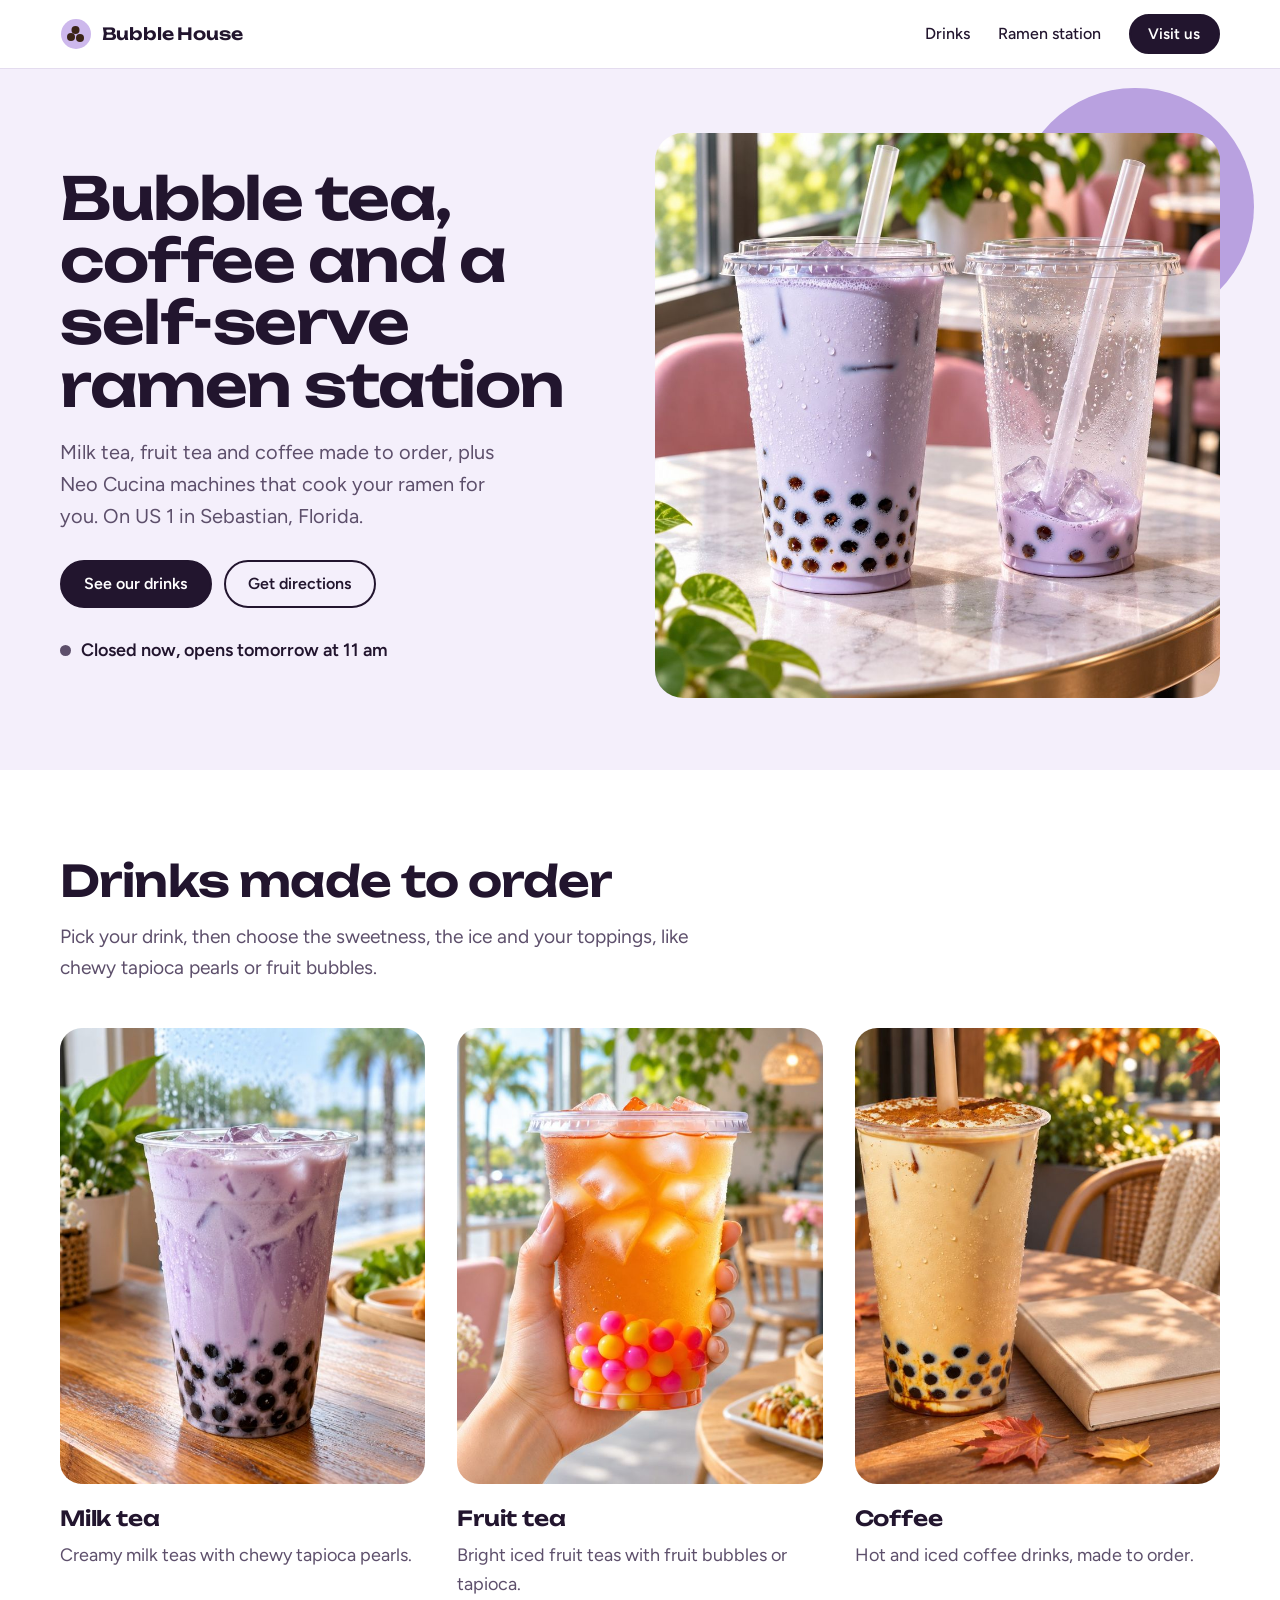
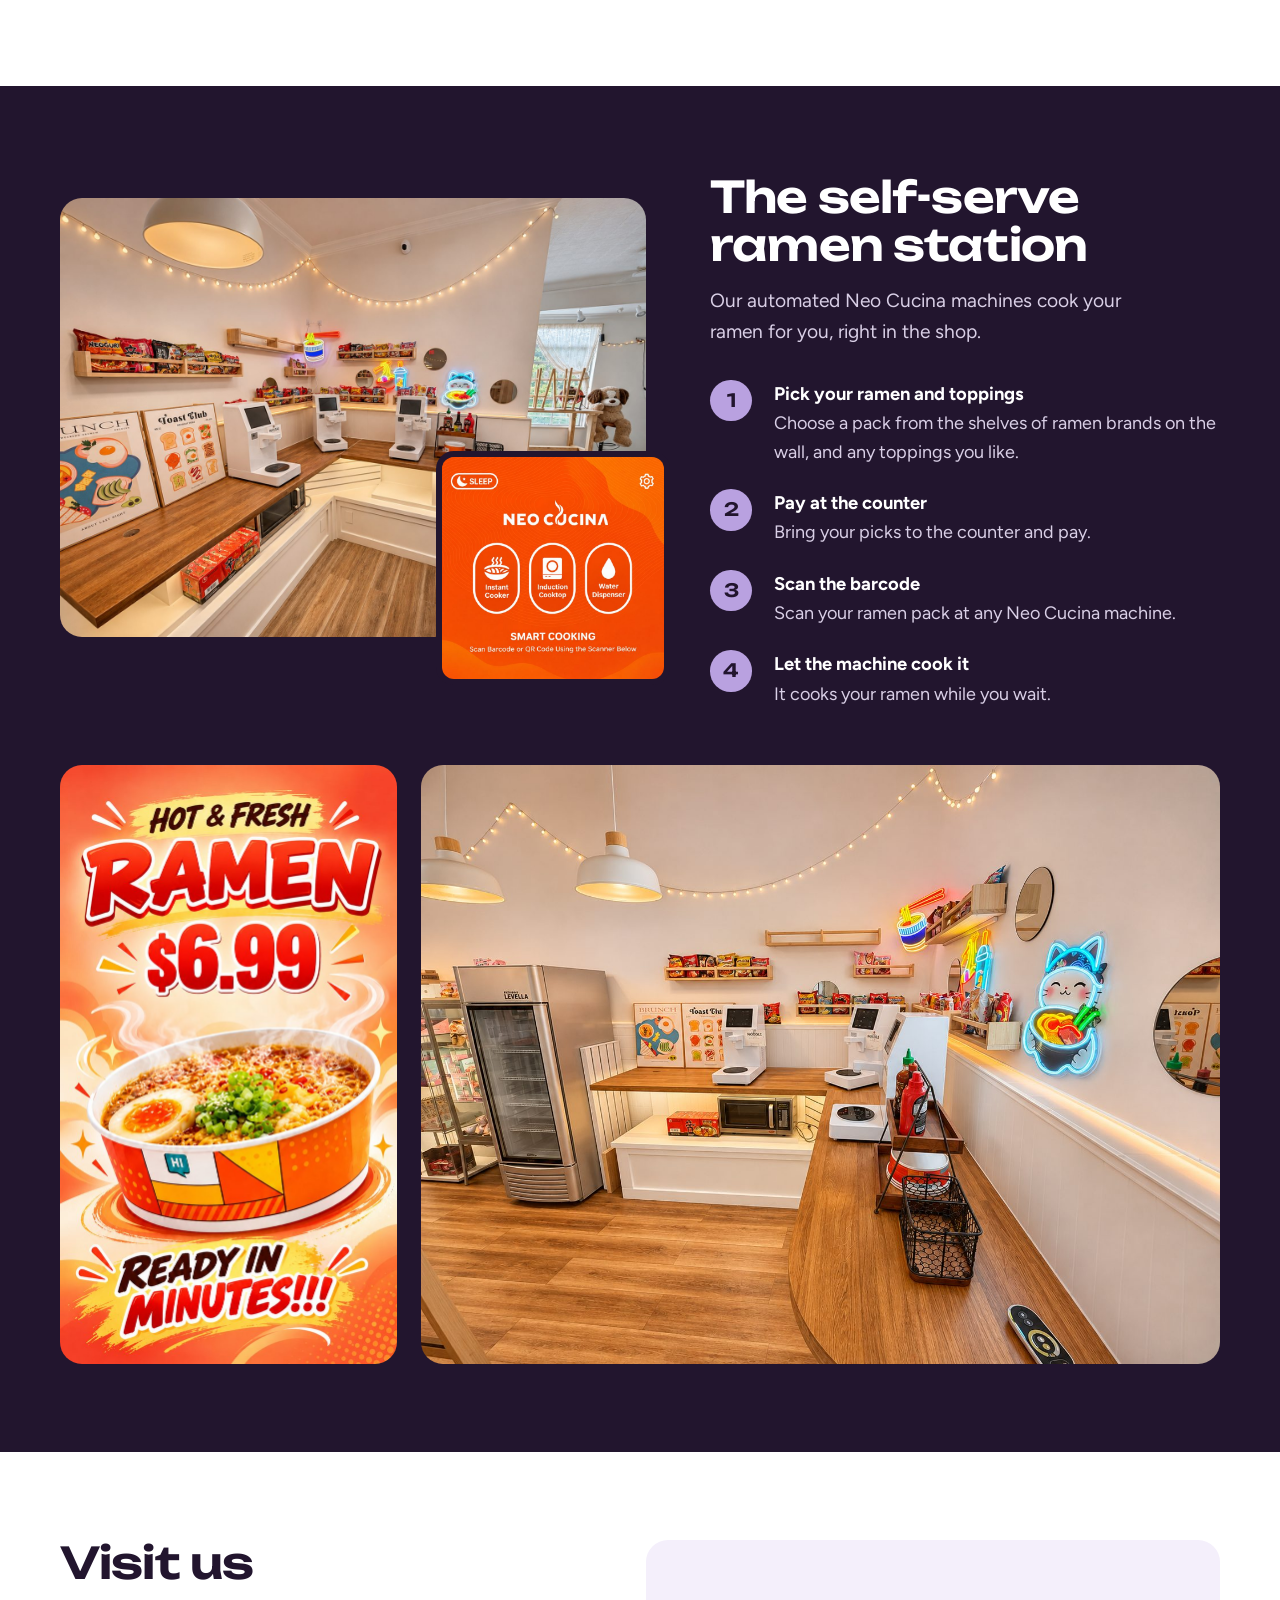
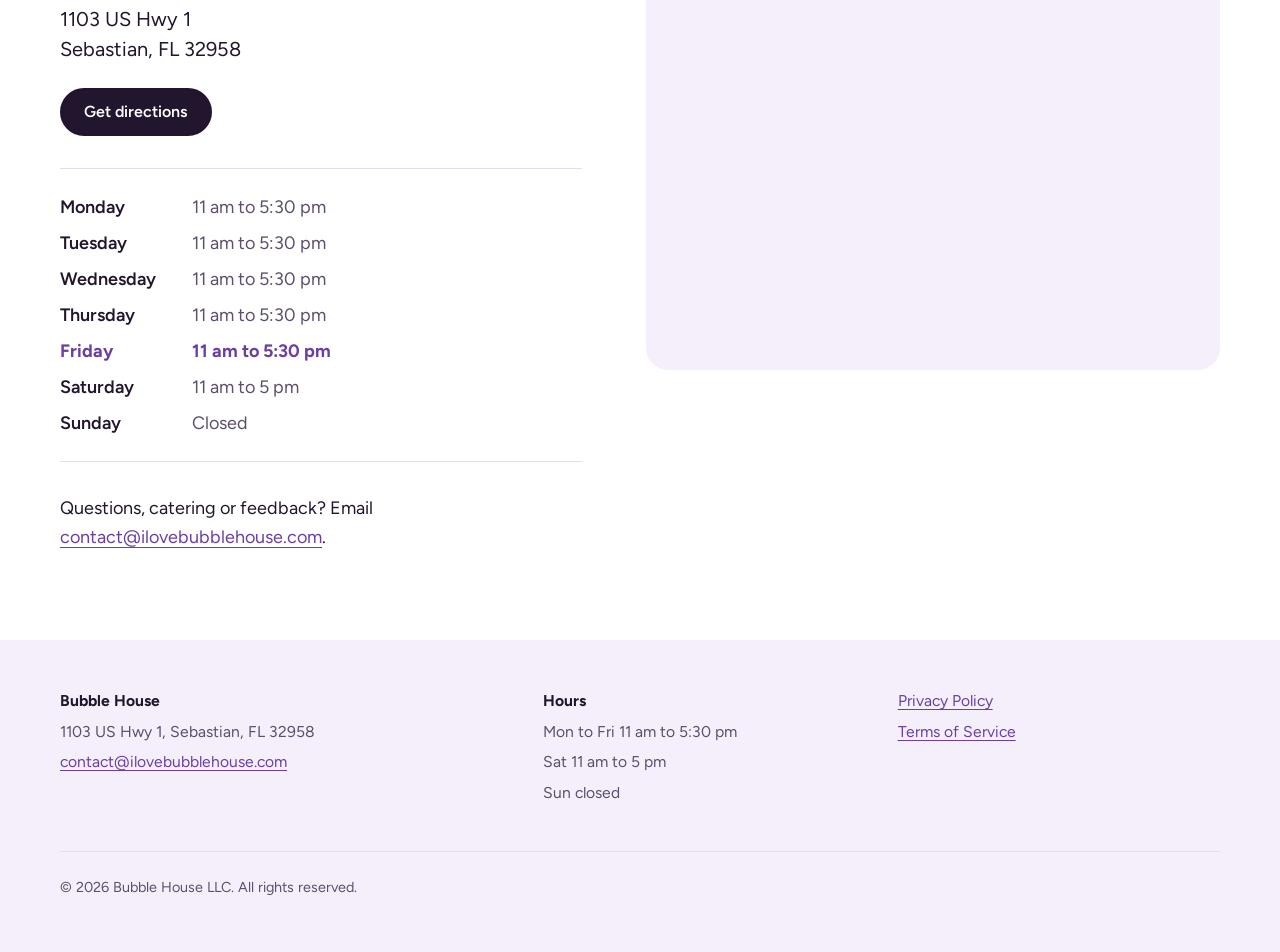
<file: index.html>
<!doctype html>
<html lang="en">
<head>
<meta charset="utf-8">
<meta name="viewport" content="width=device-width, initial-scale=1">
<title>Bubble House | Bubble tea and a self-serve ramen station in Sebastian, FL</title>
<meta name="description" content="Bubble House makes milk tea, fruit tea and coffee to order, and has a self-serve ramen station with Neo Cucina cooking machines. 1103 US Hwy 1, Sebastian, Florida.">
<meta property="og:title" content="Bubble House, Sebastian FL">
<meta property="og:description" content="Bubble tea, coffee and a self-serve ramen station on US 1 in Sebastian, Florida.">
<meta property="og:image" content="https://ilovebubblehouse.com/images/hero-taro-milk-tea.jpg">
<meta property="og:type" content="website">
<link rel="icon" href="favicon.svg" type="image/svg+xml">
<link rel="preconnect" href="https://fonts.googleapis.com">
<link rel="preconnect" href="https://fonts.gstatic.com" crossorigin>
<link href="https://fonts.googleapis.com/css2?family=Figtree:wght@400;500;600;700&family=Unbounded:wght@600&display=swap" rel="stylesheet">
<link rel="stylesheet" href="styles.css">
<script type="application/ld+json">
{
  "@context": "https://schema.org",
  "@type": "CafeOrCoffeeShop",
  "name": "Bubble House",
  "legalName": "Bubble House LLC",
  "url": "https://ilovebubblehouse.com",
  "email": "contact@ilovebubblehouse.com",
  "image": "https://ilovebubblehouse.com/images/ramen-station.jpg",
  "servesCuisine": ["Bubble tea", "Coffee", "Ramen"],
  "address": {
    "@type": "PostalAddress",
    "streetAddress": "1103 US Hwy 1",
    "addressLocality": "Sebastian",
    "addressRegion": "FL",
    "postalCode": "32958",
    "addressCountry": "US"
  },
  "openingHoursSpecification": [
    { "@type": "OpeningHoursSpecification", "dayOfWeek": ["Monday", "Tuesday", "Wednesday", "Thursday", "Friday"], "opens": "11:00", "closes": "17:30" },
    { "@type": "OpeningHoursSpecification", "dayOfWeek": "Saturday", "opens": "11:00", "closes": "17:00" }
  ]
}
</script>
</head>
<body>

<header class="site-head">
  <div class="wrap">
    <a class="brand" href="./">
      <img class="brand-mark" src="favicon.svg" alt="" width="32" height="32">
      <span class="brand-name">Bubble House</span>
    </a>
    <nav class="site-nav" aria-label="Main">
      <a class="hide-sm" href="#drinks">Drinks</a>
      <a class="hide-sm" href="#ramen">Ramen station</a>
      <a class="btn btn-solid" href="#visit">Visit us</a>
    </nav>
  </div>
</header>

<main>
  <section class="hero" aria-labelledby="hero-title">
    <div class="wrap">
      <div>
        <h1 id="hero-title">Bubble tea, coffee and a self-serve ramen station</h1>
        <p class="lede">Milk tea, fruit tea and coffee made to order, plus Neo Cucina machines that cook your ramen for you. On US 1 in Sebastian, Florida.</p>
        <div class="actions">
          <a class="btn btn-solid" href="#drinks">See our drinks</a>
          <a class="btn btn-line" href="https://www.google.com/maps/search/?api=1&amp;query=Bubble+House+1103+US+Hwy+1+Sebastian+FL+32958">Get directions</a>
        </div>
        <p class="status" id="status"><span class="dot" aria-hidden="true"></span><span id="status-text">Mon to Fri 11 am to 5:30 pm, Sat 11 am to 5 pm</span></p>
      </div>
      <div class="hero-media">
        <img src="images/hero-taro-milk-tea.jpg" width="1100" height="1100" alt="Two taro milk teas with tapioca pearls on a marble table by a sunny window">
      </div>
    </div>
  </section>

  <section class="section" id="drinks" aria-labelledby="drinks-title">
    <div class="wrap">
      <div class="section-head">
        <h2 id="drinks-title">Drinks made to order</h2>
        <p>Pick your drink, then choose the sweetness, the ice and your toppings, like chewy tapioca pearls or fruit bubbles.</p>
      </div>
      <ul class="drinks">
        <li>
          <img src="images/milk-tea.jpg" width="640" height="800" loading="lazy" alt="Iced purple milk tea with tapioca pearls">
          <h3>Milk tea</h3>
          <p>Creamy milk teas with chewy tapioca pearls.</p>
        </li>
        <li>
          <img src="images/fruit-tea.jpg" width="640" height="800" loading="lazy" alt="Iced orange fruit tea with colorful fruit bubbles">
          <h3>Fruit tea</h3>
          <p>Bright iced fruit teas with fruit bubbles or tapioca.</p>
        </li>
        <li>
          <img src="images/coffee.jpg" width="640" height="800" loading="lazy" alt="Iced coffee drink with tapioca pearls on a café table">
          <h3>Coffee</h3>
          <p>Hot and iced coffee drinks, made to order.</p>
        </li>
      </ul>
    </div>
  </section>

  <section class="section ramen" id="ramen" aria-labelledby="ramen-title">
    <div class="wrap">
      <div class="ramen-media">
        <img class="main" src="images/ramen-station.jpg" width="1400" height="1050" loading="lazy" alt="The Bubble House ramen station: three Neo Cucina cooking machines on a wooden counter, wall shelves of ramen packs, neon signs and string lights">
        <img class="inset" src="images/ramen-machine.jpg" width="700" height="700" loading="lazy" alt="Neo Cucina screen: Instant Cooker, Induction Cooktop and Water Dispenser. Scan barcode or QR code using the scanner below">
      </div>
      <div>
        <h2 id="ramen-title">The self-serve ramen station</h2>
        <p class="intro">Our automated Neo Cucina machines cook your ramen for you, right in the shop.</p>
        <ol class="steps">
          <li><div><strong>Pick your ramen and toppings</strong><span>Choose a pack from the shelves of ramen brands on the wall, and any toppings you like.</span></div></li>
          <li><div><strong>Pay at the counter</strong><span>Bring your picks to the counter and pay.</span></div></li>
          <li><div><strong>Scan the barcode</strong><span>Scan your ramen pack at any Neo Cucina machine.</span></div></li>
          <li><div><strong>Let the machine cook it</strong><span>It cooks your ramen while you wait.</span></div></li>
        </ol>
      </div>
    </div>
    <div class="wrap ramen-gallery">
      <figure style="--ar: 0.5625">
        <img src="images/ramen-poster.jpg" width="675" height="1200" loading="lazy" alt="Poster: Hot and fresh ramen, $6.99, ready in minutes">
      </figure>
      <figure style="--ar: 1.3333">
        <img src="images/ramen-station-2.jpg" width="1400" height="1050" loading="lazy" alt="Another view of the ramen station with a drinks fridge, ramen shelves, Neo Cucina machines and a lucky cat neon sign">
      </figure>
    </div>
  </section>

  <section class="section visit" id="visit" aria-labelledby="visit-title">
    <div class="wrap">
      <div>
        <h2 id="visit-title">Visit us</h2>
        <address>1103 US Hwy 1<br>Sebastian, FL 32958</address>
        <div class="actions">
          <a class="btn btn-solid" href="https://www.google.com/maps/search/?api=1&amp;query=Bubble+House+1103+US+Hwy+1+Sebastian+FL+32958">Get directions</a>
        </div>
        <dl class="hours" aria-label="Opening hours">
          <dt data-day="1">Monday</dt><dd data-day="1">11 am to 5:30 pm</dd>
          <dt data-day="2">Tuesday</dt><dd data-day="2">11 am to 5:30 pm</dd>
          <dt data-day="3">Wednesday</dt><dd data-day="3">11 am to 5:30 pm</dd>
          <dt data-day="4">Thursday</dt><dd data-day="4">11 am to 5:30 pm</dd>
          <dt data-day="5">Friday</dt><dd data-day="5">11 am to 5:30 pm</dd>
          <dt data-day="6">Saturday</dt><dd data-day="6">11 am to 5 pm</dd>
          <dt data-day="0">Sunday</dt><dd data-day="0">Closed</dd>
        </dl>
        <p class="contact">Questions, catering or feedback? Email <a href="mailto:contact@ilovebubblehouse.com">contact@ilovebubblehouse.com</a>.</p>
      </div>
      <div class="visit-map">
        <iframe title="Map showing Bubble House at 1103 US Hwy 1, Sebastian, Florida" src="https://www.google.com/maps?q=Bubble+House,+1103+US+Hwy+1,+Sebastian,+FL+32958&amp;output=embed" loading="lazy" referrerpolicy="no-referrer-when-downgrade"></iframe>
      </div>
    </div>
  </section>
</main>

<footer class="site-foot">
  <div class="wrap">
    <div>
      <p><strong>Bubble House</strong></p>
      <p class="muted">1103 US Hwy 1, Sebastian, FL 32958</p>
      <p><a href="mailto:contact@ilovebubblehouse.com">contact@ilovebubblehouse.com</a></p>
    </div>
    <div>
      <p><strong>Hours</strong></p>
      <p class="muted">Mon to Fri 11 am to 5:30 pm</p>
      <p class="muted">Sat 11 am to 5 pm</p>
      <p class="muted">Sun closed</p>
    </div>
    <nav aria-label="Legal">
      <a href="privacy.html">Privacy Policy</a>
      <a href="terms.html">Terms of Service</a>
    </nav>
    <p class="legal">&copy; <span id="year">2026</span> Bubble House LLC. All rights reserved.</p>
  </div>
</footer>

<script>
(function () {
  // Opening hours in minutes after midnight, Sebastian time. 0 = Sunday.
  var hours = { 0: null, 1: [660, 1050], 2: [660, 1050], 3: [660, 1050], 4: [660, 1050], 5: [660, 1050], 6: [660, 1020] };
  var label = { 1050: "5:30 pm", 1020: "5 pm", 660: "11 am" };
  var names = ["Sunday", "Monday", "Tuesday", "Wednesday", "Thursday", "Friday", "Saturday"];
  try {
    var parts = new Intl.DateTimeFormat("en-US", { timeZone: "America/New_York", weekday: "short", hour: "numeric", minute: "numeric", hour12: false, year: "numeric" }).formatToParts(new Date());
    var get = function (t) { var p = parts.find(function (x) { return x.type === t; }); return p ? p.value : ""; };
    var day = ["Sun", "Mon", "Tue", "Wed", "Thu", "Fri", "Sat"].indexOf(get("weekday"));
    var mins = (parseInt(get("hour"), 10) % 24) * 60 + parseInt(get("minute"), 10);
    document.getElementById("year").textContent = get("year");
    document.querySelectorAll('[data-day="' + day + '"]').forEach(function (el) { el.classList.add("is-today"); });
    var box = document.getElementById("status");
    var text = document.getElementById("status-text");
    var h = hours[day];
    if (h && mins >= h[0] && mins < h[1]) {
      box.classList.add("is-open");
      text.textContent = "Open now until " + label[h[1]];
    } else if (h && mins < h[0]) {
      text.textContent = "Opens today at " + label[h[0]];
    } else {
      var next = (day + 1) % 7;
      while (!hours[next]) { next = (next + 1) % 7; }
      text.textContent = "Closed now, opens " + (next === (day + 1) % 7 ? "tomorrow" : names[next]) + " at " + label[hours[next][0]];
    }
  } catch (e) { /* keep the static hours text */ }
})();
</script>
</body>
</html>
</file>
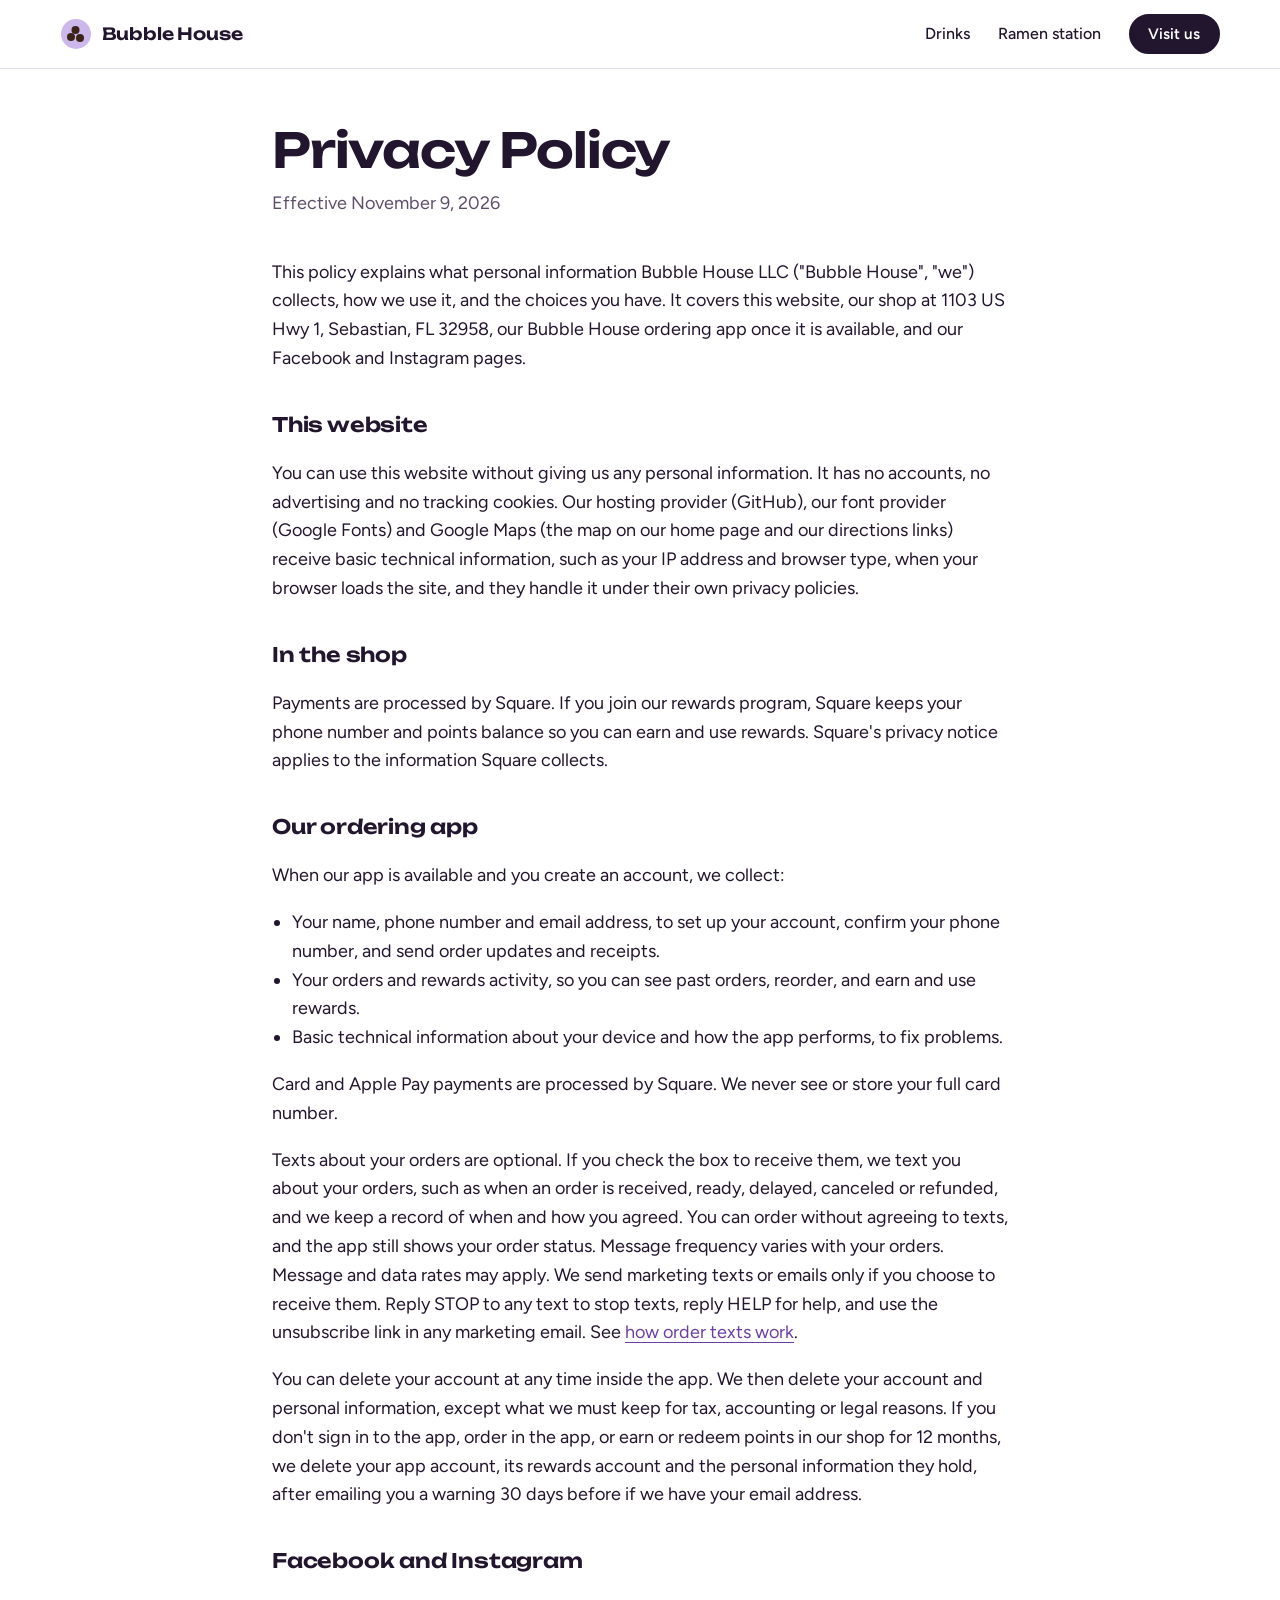
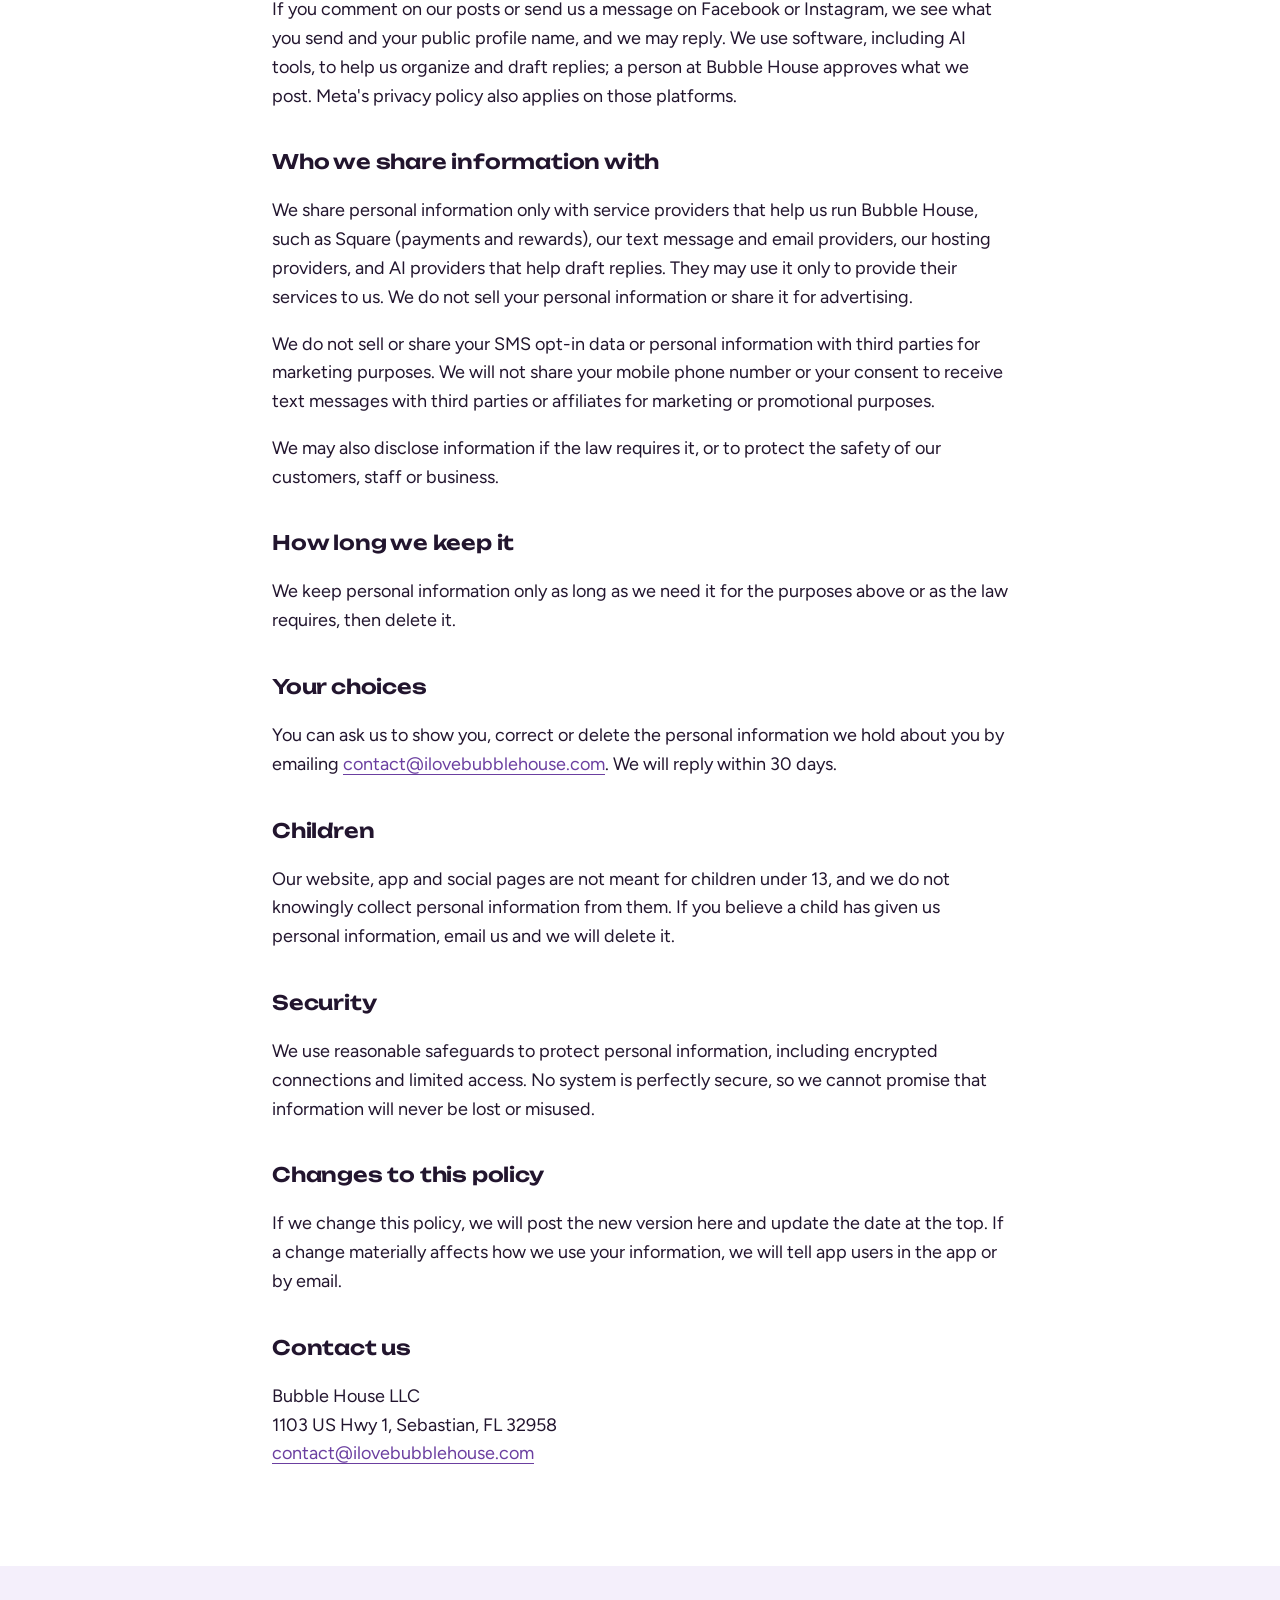
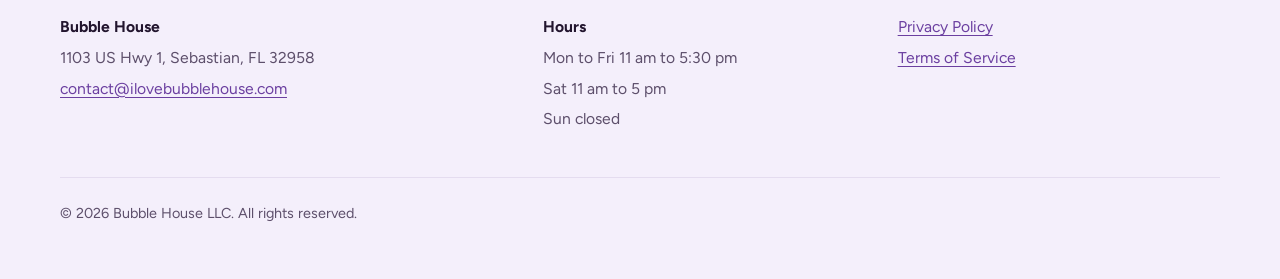
<file: privacy.html>
<!doctype html>
<html lang="en">
<head>
<meta charset="utf-8">
<meta name="viewport" content="width=device-width, initial-scale=1">
<title>Privacy Policy | Bubble House</title>
<meta name="description" content="How Bubble House LLC collects, uses and protects personal information.">
<link rel="icon" href="favicon.svg" type="image/svg+xml">
<link rel="preconnect" href="https://fonts.googleapis.com">
<link rel="preconnect" href="https://fonts.gstatic.com" crossorigin>
<link href="https://fonts.googleapis.com/css2?family=Figtree:wght@400;500;600;700&family=Unbounded:wght@600&display=swap" rel="stylesheet">
<link rel="stylesheet" href="styles.css">
</head>
<body>

<header class="site-head">
  <div class="wrap">
    <a class="brand" href="./">
      <img class="brand-mark" src="favicon.svg" alt="" width="32" height="32">
      <span class="brand-name">Bubble House</span>
    </a>
    <nav class="site-nav" aria-label="Main">
      <a class="hide-sm" href="./#drinks">Drinks</a>
      <a class="hide-sm" href="./#ramen">Ramen station</a>
      <a class="btn btn-solid" href="./#visit">Visit us</a>
    </nav>
  </div>
</header>

<main class="doc">
  <div class="wrap">
    <h1>Privacy Policy</h1>
    <p class="updated">Effective November 9, 2026</p>

    <p>This policy explains what personal information Bubble House LLC ("Bubble House", "we") collects, how we use it, and the choices you have. It covers this website, our shop at 1103 US Hwy 1, Sebastian, FL 32958, our Bubble House ordering app once it is available, and our Facebook and Instagram pages.</p>

    <h2>This website</h2>
    <p>You can use this website without giving us any personal information. It has no accounts, no advertising and no tracking cookies. Our hosting provider (GitHub), our font provider (Google Fonts) and Google Maps (the map on our home page and our directions links) receive basic technical information, such as your IP address and browser type, when your browser loads the site, and they handle it under their own privacy policies.</p>

    <h2>In the shop</h2>
    <p>Payments are processed by Square. If you join our rewards program, Square keeps your phone number and points balance so you can earn and use rewards. Square's privacy notice applies to the information Square collects.</p>

    <h2>Our ordering app</h2>
    <p>When our app is available and you create an account, we collect:</p>
    <ul>
      <li>Your name, phone number and email address, to set up your account, confirm your phone number, and send order updates and receipts.</li>
      <li>Your orders and rewards activity, so you can see past orders, reorder, and earn and use rewards.</li>
      <li>Basic technical information about your device and how the app performs, to fix problems.</li>
    </ul>
    <p>Card and Apple Pay payments are processed by Square. We never see or store your full card number.</p>
    <p>Texts about your orders are optional. If you check the box to receive them, we text you about your orders, such as when an order is received, ready, delayed, canceled or refunded, and we keep a record of when and how you agreed. You can order without agreeing to texts, and the app still shows your order status. Message frequency varies with your orders. Message and data rates may apply. We send marketing texts or emails only if you choose to receive them. Reply STOP to any text to stop texts, reply HELP for help, and use the unsubscribe link in any marketing email. See <a href="sms-consent.html">how order texts work</a>.</p>
    <p>You can delete your account at any time inside the app. We then delete your account and personal information, except what we must keep for tax, accounting or legal reasons. If you don't sign in to the app, order in the app, or earn or redeem points in our shop for 12 months, we delete your app account, its rewards account and the personal information they hold, after emailing you a warning 30 days before if we have your email address.</p>

    <h2>Facebook and Instagram</h2>
    <p>If you comment on our posts or send us a message on Facebook or Instagram, we see what you send and your public profile name, and we may reply. We use software, including AI tools, to help us organize and draft replies; a person at Bubble House approves what we post. Meta's privacy policy also applies on those platforms.</p>

    <h2>Who we share information with</h2>
    <p>We share personal information only with service providers that help us run Bubble House, such as Square (payments and rewards), our text message and email providers, our hosting providers, and AI providers that help draft replies. They may use it only to provide their services to us. We do not sell your personal information or share it for advertising.</p>
    <p>We do not sell or share your SMS opt-in data or personal information with third parties for marketing purposes. We will not share your mobile phone number or your consent to receive text messages with third parties or affiliates for marketing or promotional purposes.</p>
    <p>We may also disclose information if the law requires it, or to protect the safety of our customers, staff or business.</p>

    <h2>How long we keep it</h2>
    <p>We keep personal information only as long as we need it for the purposes above or as the law requires, then delete it.</p>

    <h2>Your choices</h2>
    <p>You can ask us to show you, correct or delete the personal information we hold about you by emailing <a href="mailto:contact@ilovebubblehouse.com">contact@ilovebubblehouse.com</a>. We will reply within 30 days.</p>

    <h2>Children</h2>
    <p>Our website, app and social pages are not meant for children under 13, and we do not knowingly collect personal information from them. If you believe a child has given us personal information, email us and we will delete it.</p>

    <h2>Security</h2>
    <p>We use reasonable safeguards to protect personal information, including encrypted connections and limited access. No system is perfectly secure, so we cannot promise that information will never be lost or misused.</p>

    <h2>Changes to this policy</h2>
    <p>If we change this policy, we will post the new version here and update the date at the top. If a change materially affects how we use your information, we will tell app users in the app or by email.</p>

    <h2>Contact us</h2>
    <p>Bubble House LLC<br>1103 US Hwy 1, Sebastian, FL 32958<br><a href="mailto:contact@ilovebubblehouse.com">contact@ilovebubblehouse.com</a></p>
  </div>
</main>

<footer class="site-foot">
  <div class="wrap">
    <div>
      <p><strong>Bubble House</strong></p>
      <p class="muted">1103 US Hwy 1, Sebastian, FL 32958</p>
      <p><a href="mailto:contact@ilovebubblehouse.com">contact@ilovebubblehouse.com</a></p>
    </div>
    <div>
      <p><strong>Hours</strong></p>
      <p class="muted">Mon to Fri 11 am to 5:30 pm</p>
      <p class="muted">Sat 11 am to 5 pm</p>
      <p class="muted">Sun closed</p>
    </div>
    <nav aria-label="Legal">
      <a href="privacy.html">Privacy Policy</a>
      <a href="terms.html">Terms of Service</a>
    </nav>
    <p class="legal">&copy; 2026 Bubble House LLC. All rights reserved.</p>
  </div>
</footer>

</body>
</html>
</file>
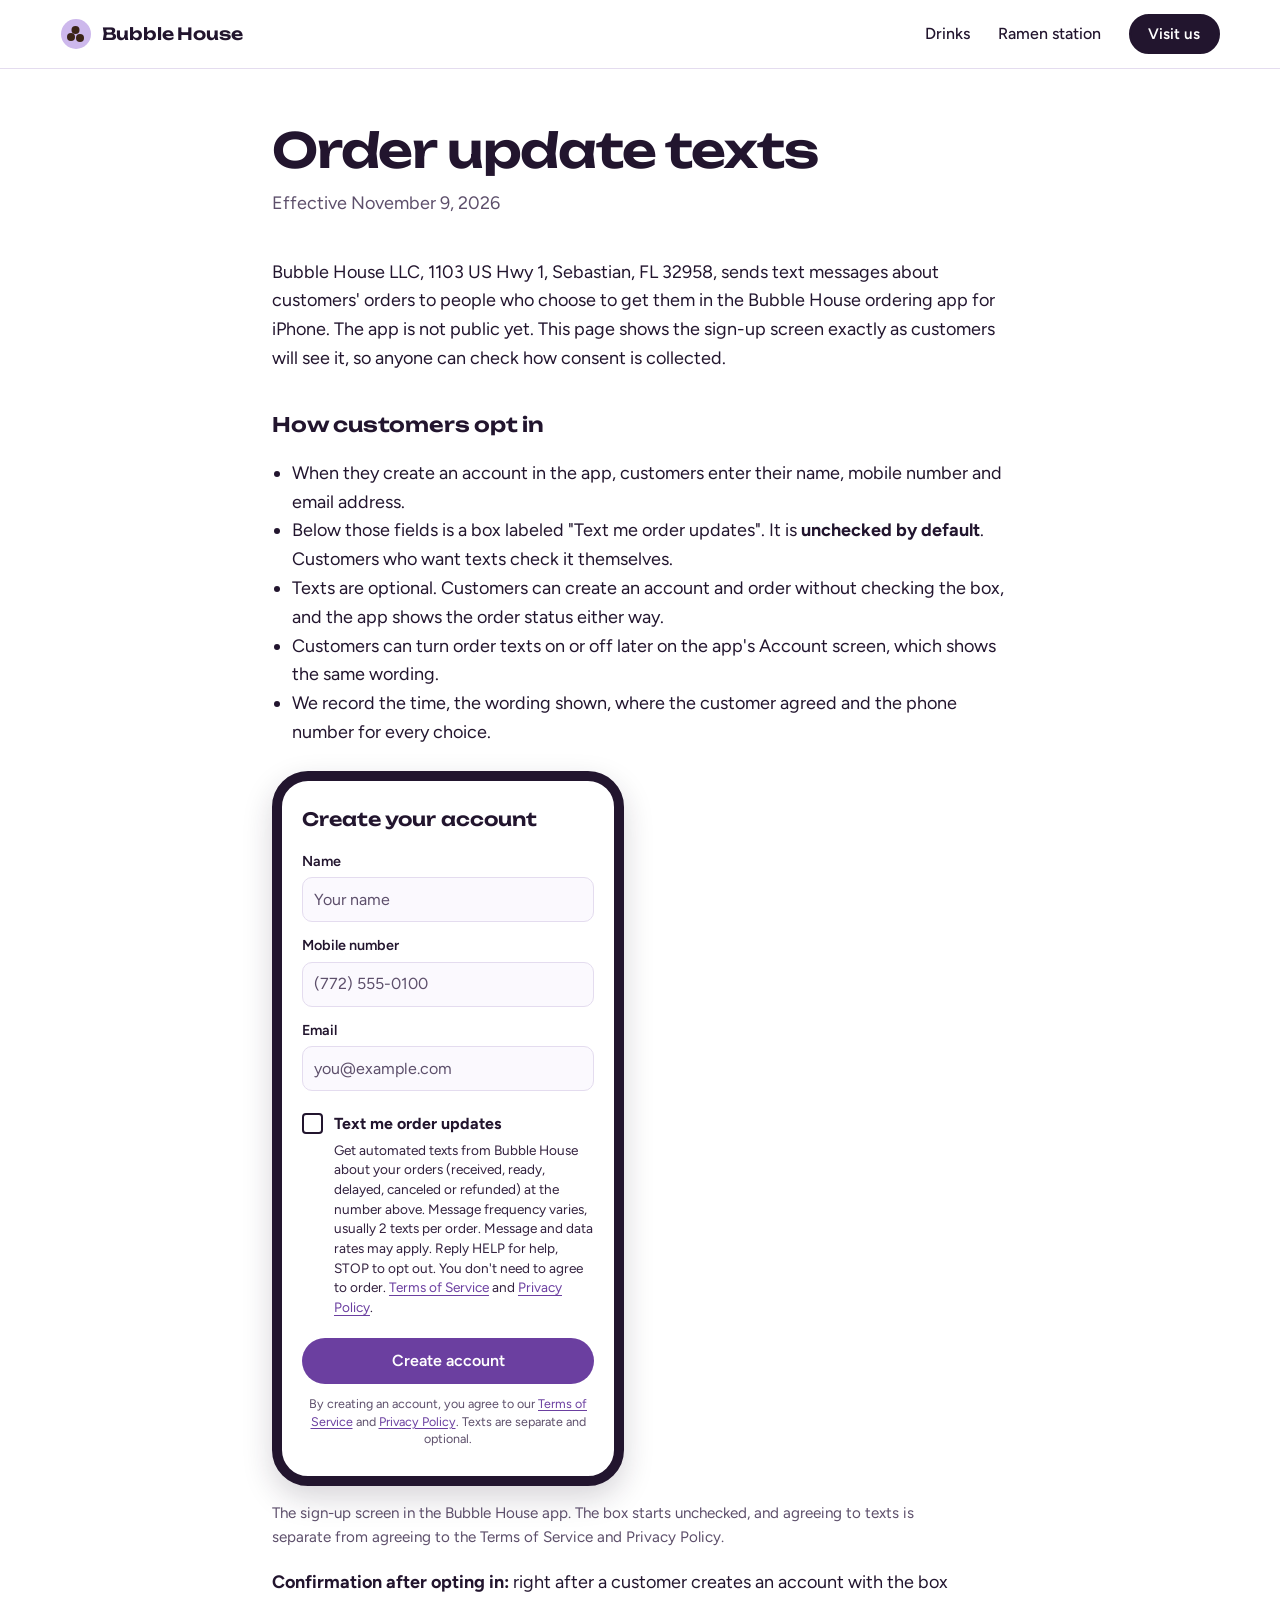
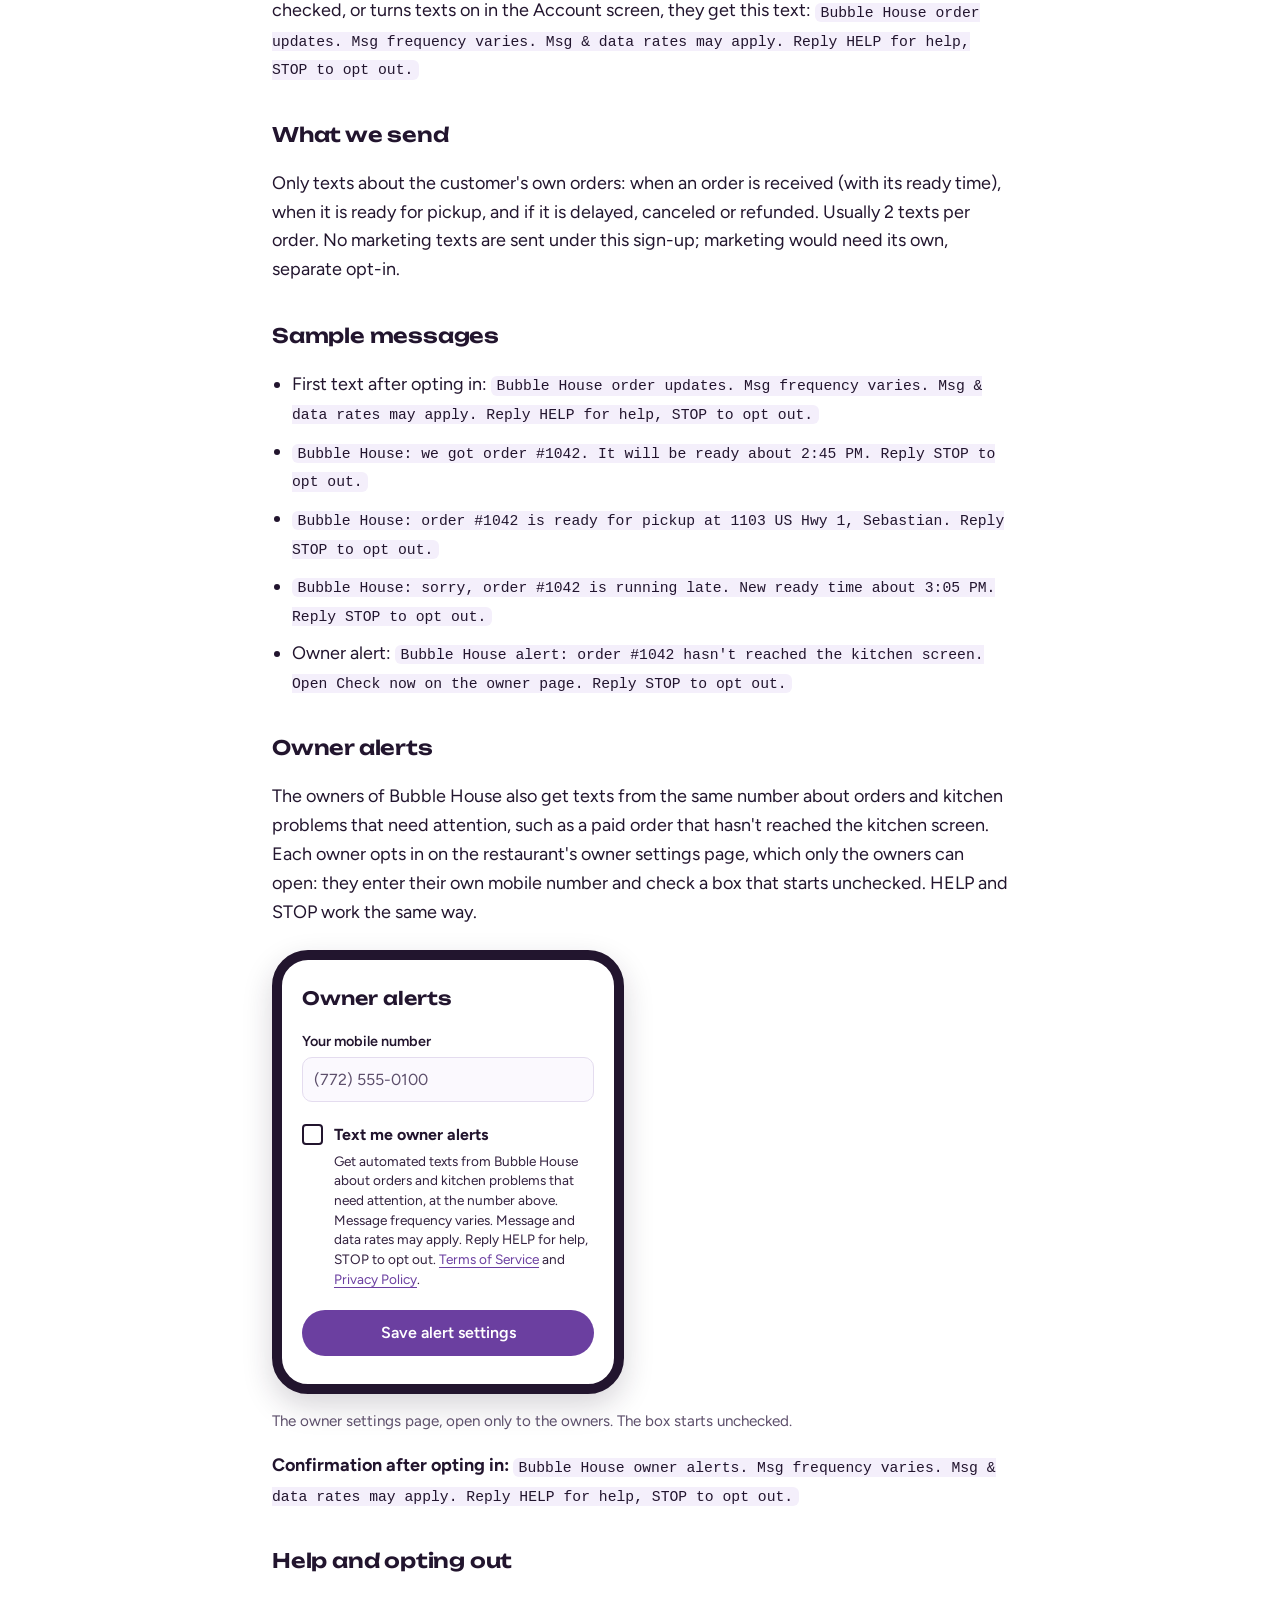
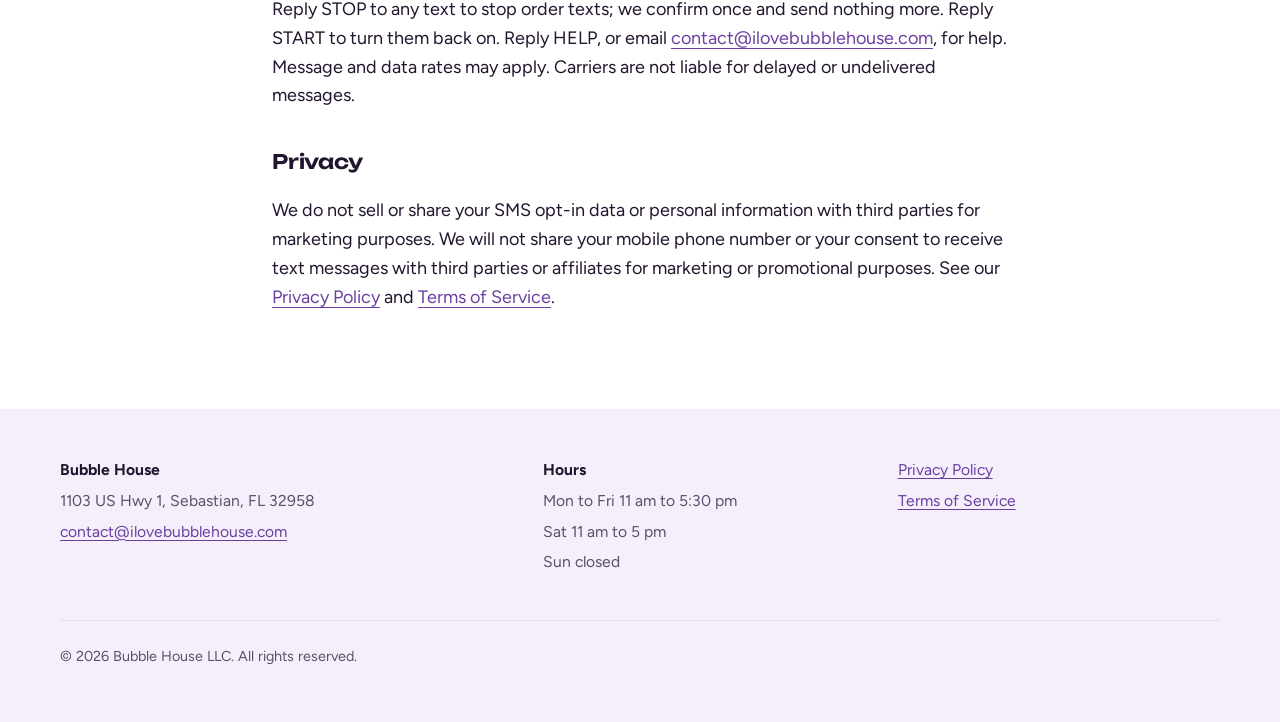
<file: sms-consent.html>
<!doctype html>
<html lang="en">
<head>
<meta charset="utf-8">
<meta name="viewport" content="width=device-width, initial-scale=1">
<title>Order update texts | Bubble House</title>
<meta name="description" content="How customers of Bubble House LLC sign up for order update texts, what we send, and how to stop them.">
<link rel="icon" href="favicon.svg" type="image/svg+xml">
<link rel="preconnect" href="https://fonts.googleapis.com">
<link rel="preconnect" href="https://fonts.gstatic.com" crossorigin>
<link href="https://fonts.googleapis.com/css2?family=Figtree:wght@400;500;600;700&family=Unbounded:wght@600&display=swap" rel="stylesheet">
<link rel="stylesheet" href="styles.css">
<style>
.mock { max-width: 22rem; margin: 1.5rem 0 0.5rem; border: 10px solid var(--plum); border-radius: 36px; padding: 1.5rem 1.25rem 1.75rem; background: var(--white); box-shadow: 0 12px 30px rgba(34, 21, 46, 0.18); font-size: 1rem; }
.mock h3 { font-family: var(--display); font-weight: 600; font-size: 1.15rem; margin: 0 0 1rem; }
.mock label.field { display: block; font-weight: 600; font-size: 0.9rem; margin: 0.75rem 0 0.25rem; }
.mock .input { border: 1px solid var(--line); border-radius: 10px; padding: 0.55rem 0.7rem; color: var(--text-soft); background: #fbf9fe; }
.mock .consent { display: grid; grid-template-columns: 1.4rem 1fr; gap: 0.6rem; margin: 1.25rem 0 0.5rem; align-items: start; }
.mock .box { width: 1.3rem; height: 1.3rem; border: 2px solid var(--plum); border-radius: 4px; background: var(--white); margin-top: 0.15rem; }
.mock .consent strong { display: block; }
.mock .consent p { margin: 0.25rem 0 0; font-size: 0.85rem; line-height: 1.45; color: var(--plum-2); }
.mock .cta { margin-top: 1.25rem; text-align: center; background: var(--taro-deep); color: var(--white); border-radius: 999px; padding: 0.65rem; font-weight: 600; }
.caption { color: var(--text-soft); font-size: 0.95rem; }
.mock .fine { margin: 0.7rem 0 0; font-size: 0.78rem; line-height: 1.4; color: var(--text-soft); text-align: center; }
q.sample { quotes: none; font-family: ui-monospace, Menlo, Consolas, monospace; font-size: 0.92rem; background: var(--taro-wash); padding: 0.1rem 0.35rem; border-radius: 6px; }
.samples li { margin-bottom: 0.6rem; }
.samples q { quotes: none; font-family: ui-monospace, Menlo, Consolas, monospace; font-size: 0.92rem; background: var(--taro-wash); padding: 0.1rem 0.35rem; border-radius: 6px; }
</style>
</head>
<body>

<header class="site-head">
  <div class="wrap">
    <a class="brand" href="./">
      <img class="brand-mark" src="favicon.svg" alt="" width="32" height="32">
      <span class="brand-name">Bubble House</span>
    </a>
    <nav class="site-nav" aria-label="Main">
      <a class="hide-sm" href="./#drinks">Drinks</a>
      <a class="hide-sm" href="./#ramen">Ramen station</a>
      <a class="btn btn-solid" href="./#visit">Visit us</a>
    </nav>
  </div>
</header>

<main class="doc">
  <div class="wrap">
    <h1>Order update texts</h1>
    <p class="updated">Effective November 9, 2026</p>

    <p>Bubble House LLC, 1103 US Hwy 1, Sebastian, FL 32958, sends text messages about customers' orders to people who choose to get them in the Bubble House ordering app for iPhone. The app is not public yet. This page shows the sign-up screen exactly as customers will see it, so anyone can check how consent is collected.</p>

    <h2>How customers opt in</h2>
    <ul>
      <li>When they create an account in the app, customers enter their name, mobile number and email address.</li>
      <li>Below those fields is a box labeled "Text me order updates". It is <strong>unchecked by default</strong>. Customers who want texts check it themselves.</li>
      <li>Texts are optional. Customers can create an account and order without checking the box, and the app shows the order status either way.</li>
      <li>Customers can turn order texts on or off later on the app's Account screen, which shows the same wording.</li>
      <li>We record the time, the wording shown, where the customer agreed and the phone number for every choice.</li>
    </ul>

    <div class="mock" role="img" aria-label="Bubble House app sign-up screen with an unchecked Text me order updates box and its disclosure">
      <h3>Create your account</h3>
      <label class="field">Name</label>
      <div class="input">Your name</div>
      <label class="field">Mobile number</label>
      <div class="input">(772) 555-0100</div>
      <label class="field">Email</label>
      <div class="input">you@example.com</div>
      <div class="consent">
        <div class="box" aria-hidden="true"></div>
        <div>
          <strong>Text me order updates</strong>
          <p>Get automated texts from Bubble House about your orders (received, ready, delayed, canceled or refunded) at the number above. Message frequency varies, usually 2 texts per order. Message and data rates may apply. Reply HELP for help, STOP to opt out. You don't need to agree to order. <a href="terms.html">Terms of Service</a> and <a href="privacy.html">Privacy Policy</a>.</p>
        </div>
      </div>
      <div class="cta">Create account</div>
      <p class="fine">By creating an account, you agree to our <a href="terms.html">Terms of Service</a> and <a href="privacy.html">Privacy Policy</a>. Texts are separate and optional.</p>
    </div>
    <p class="caption">The sign-up screen in the Bubble House app. The box starts unchecked, and agreeing to texts is separate from agreeing to the Terms of Service and Privacy Policy.</p>
    <p><strong>Confirmation after opting in:</strong> right after a customer creates an account with the box checked, or turns texts on in the Account screen, they get this text: <q class="sample">Bubble House order updates. Msg frequency varies. Msg &amp; data rates may apply. Reply HELP for help, STOP to opt out.</q></p>

    <h2>What we send</h2>
    <p>Only texts about the customer's own orders: when an order is received (with its ready time), when it is ready for pickup, and if it is delayed, canceled or refunded. Usually 2 texts per order. No marketing texts are sent under this sign-up; marketing would need its own, separate opt-in.</p>

    <h2>Sample messages</h2>
    <ul class="samples">
      <li>First text after opting in: <q>Bubble House order updates. Msg frequency varies. Msg &amp; data rates may apply. Reply HELP for help, STOP to opt out.</q></li>
      <li><q>Bubble House: we got order #1042. It will be ready about 2:45 PM. Reply STOP to opt out.</q></li>
      <li><q>Bubble House: order #1042 is ready for pickup at 1103 US Hwy 1, Sebastian. Reply STOP to opt out.</q></li>
      <li><q>Bubble House: sorry, order #1042 is running late. New ready time about 3:05 PM. Reply STOP to opt out.</q></li>
      <li>Owner alert: <q>Bubble House alert: order #1042 hasn't reached the kitchen screen. Open Check now on the owner page. Reply STOP to opt out.</q></li>
    </ul>

    <h2>Owner alerts</h2>
    <p>The owners of Bubble House also get texts from the same number about orders and kitchen problems that need attention, such as a paid order that hasn't reached the kitchen screen. Each owner opts in on the restaurant's owner settings page, which only the owners can open: they enter their own mobile number and check a box that starts unchecked. HELP and STOP work the same way.</p>
    <div class="mock" role="img" aria-label="Bubble House owner settings page with an unchecked Text me owner alerts box and its disclosure">
      <h3>Owner alerts</h3>
      <label class="field">Your mobile number</label>
      <div class="input">(772) 555-0100</div>
      <div class="consent">
        <div class="box" aria-hidden="true"></div>
        <div>
          <strong>Text me owner alerts</strong>
          <p>Get automated texts from Bubble House about orders and kitchen problems that need attention, at the number above. Message frequency varies. Message and data rates may apply. Reply HELP for help, STOP to opt out. <a href="terms.html">Terms of Service</a> and <a href="privacy.html">Privacy Policy</a>.</p>
        </div>
      </div>
      <div class="cta">Save alert settings</div>
    </div>
    <p class="caption">The owner settings page, open only to the owners. The box starts unchecked.</p>
    <p><strong>Confirmation after opting in:</strong> <q class="sample">Bubble House owner alerts. Msg frequency varies. Msg &amp; data rates may apply. Reply HELP for help, STOP to opt out.</q></p>

    <h2>Help and opting out</h2>
    <p>Reply STOP to any text to stop order texts; we confirm once and send nothing more. Reply START to turn them back on. Reply HELP, or email <a href="mailto:contact@ilovebubblehouse.com">contact@ilovebubblehouse.com</a>, for help. Message and data rates may apply. Carriers are not liable for delayed or undelivered messages.</p>

    <h2>Privacy</h2>
    <p>We do not sell or share your SMS opt-in data or personal information with third parties for marketing purposes. We will not share your mobile phone number or your consent to receive text messages with third parties or affiliates for marketing or promotional purposes. See our <a href="privacy.html">Privacy Policy</a> and <a href="terms.html">Terms of Service</a>.</p>
  </div>
</main>

<footer class="site-foot">
  <div class="wrap">
    <div>
      <p><strong>Bubble House</strong></p>
      <p class="muted">1103 US Hwy 1, Sebastian, FL 32958</p>
      <p><a href="mailto:contact@ilovebubblehouse.com">contact@ilovebubblehouse.com</a></p>
    </div>
    <div>
      <p><strong>Hours</strong></p>
      <p class="muted">Mon to Fri 11 am to 5:30 pm</p>
      <p class="muted">Sat 11 am to 5 pm</p>
      <p class="muted">Sun closed</p>
    </div>
    <nav aria-label="Legal">
      <a href="privacy.html">Privacy Policy</a>
      <a href="terms.html">Terms of Service</a>
    </nav>
    <p class="legal">&copy; 2026 Bubble House LLC. All rights reserved.</p>
  </div>
</footer>

</body>
</html>
</file>
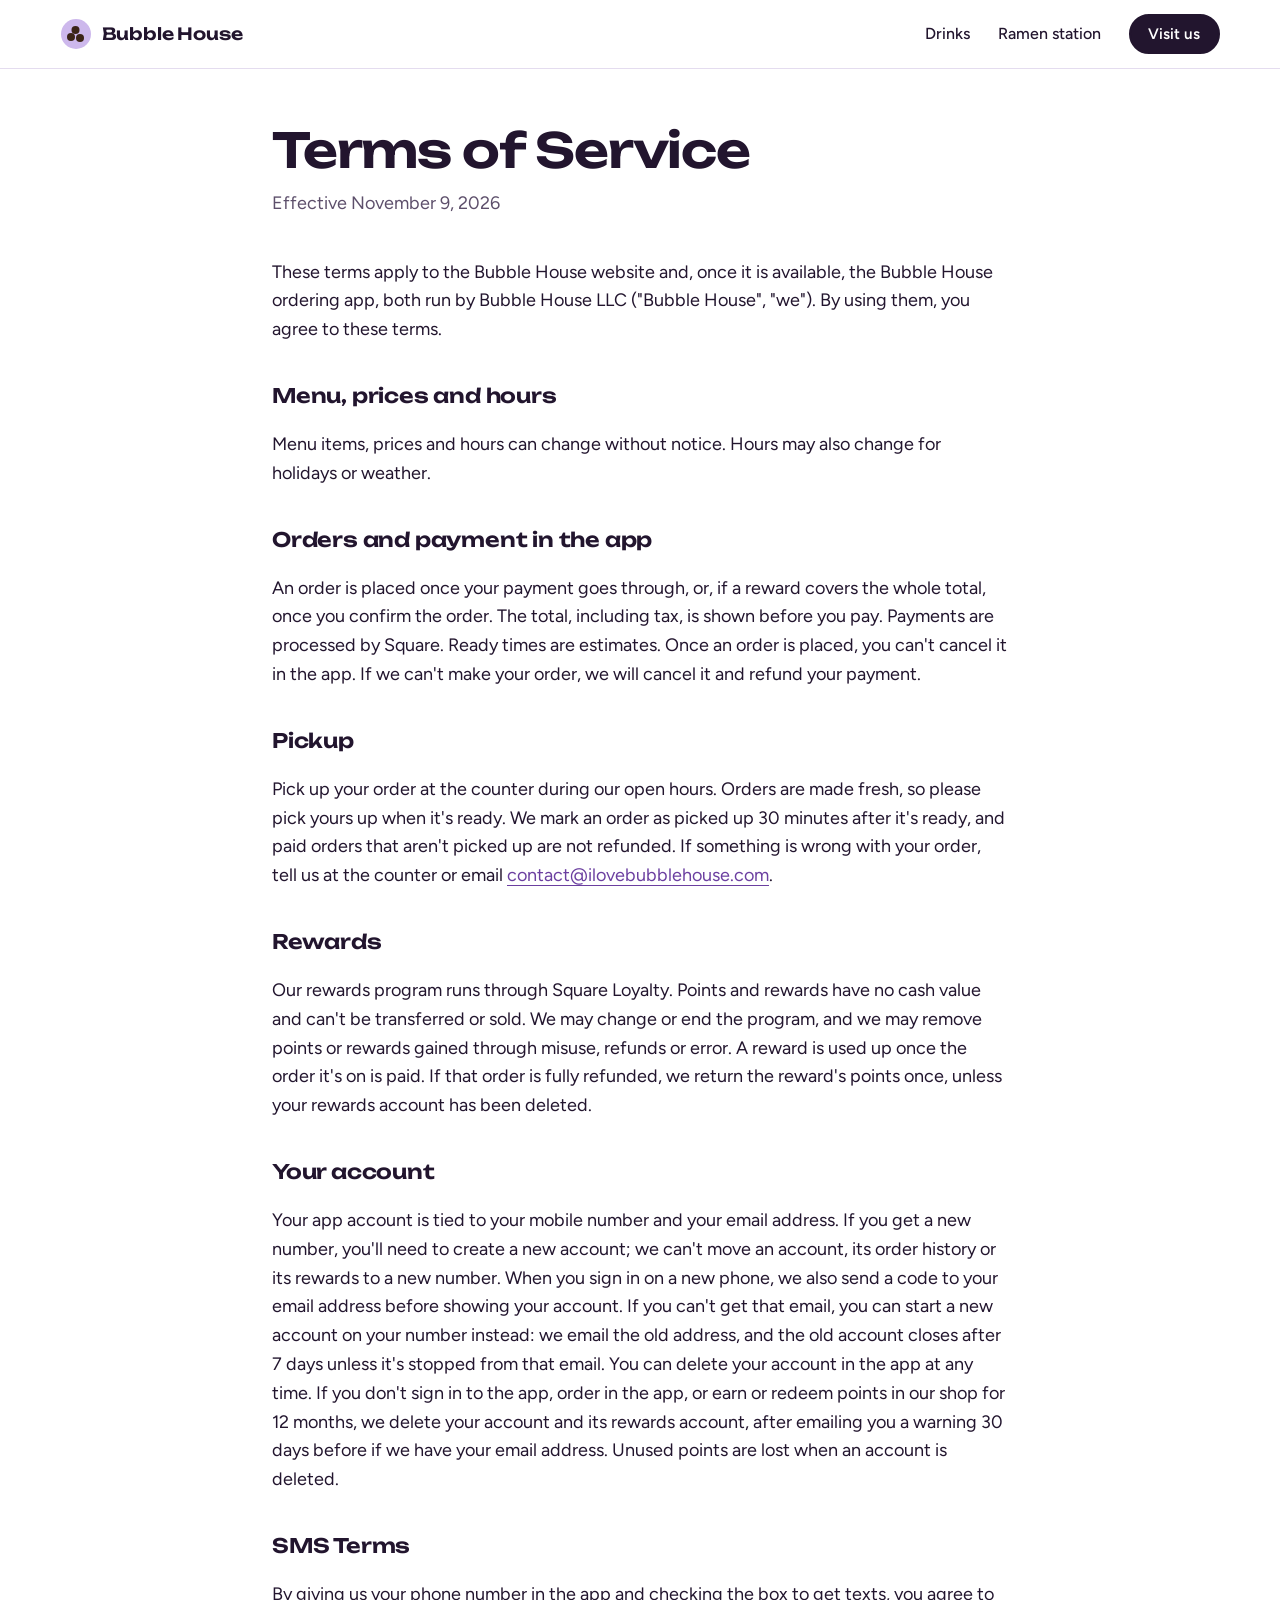
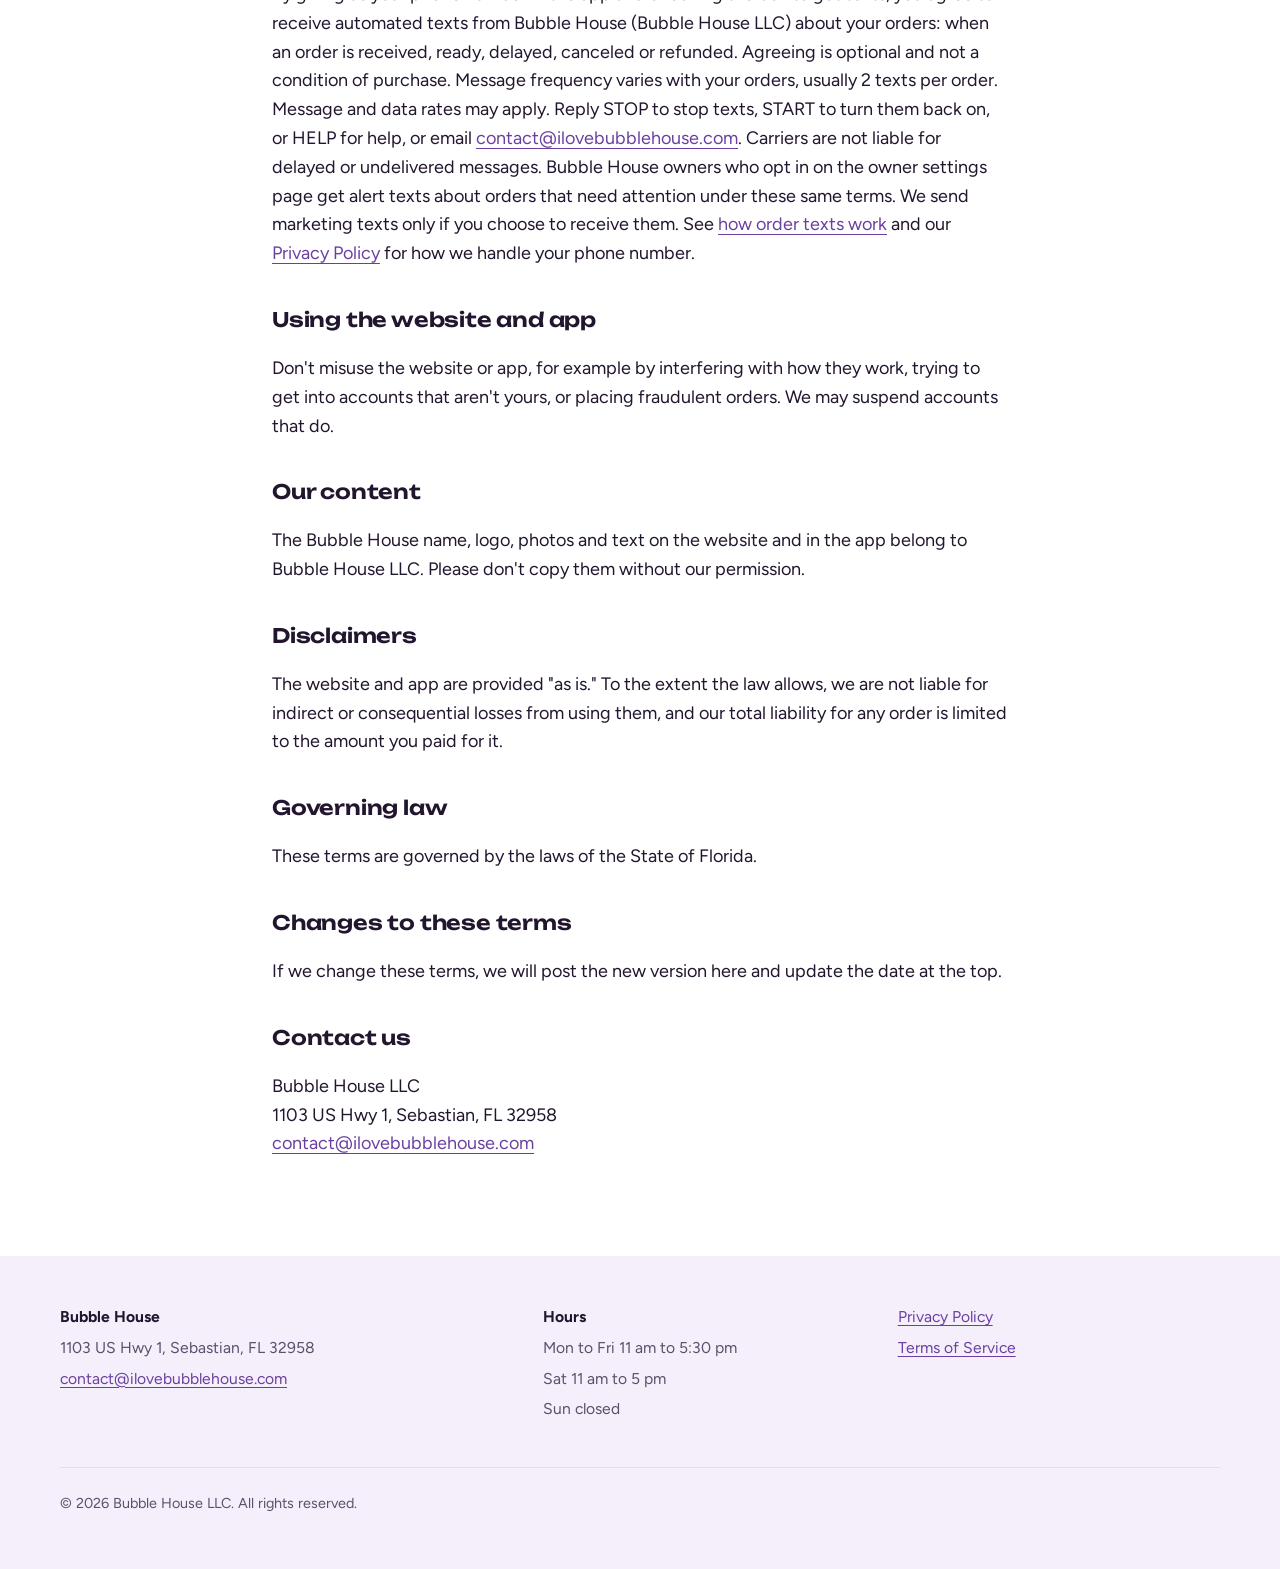
<file: terms.html>
<!doctype html>
<html lang="en">
<head>
<meta charset="utf-8">
<meta name="viewport" content="width=device-width, initial-scale=1">
<title>Terms of Service | Bubble House</title>
<meta name="description" content="Terms for using the Bubble House website and ordering app.">
<link rel="icon" href="favicon.svg" type="image/svg+xml">
<link rel="preconnect" href="https://fonts.googleapis.com">
<link rel="preconnect" href="https://fonts.gstatic.com" crossorigin>
<link href="https://fonts.googleapis.com/css2?family=Figtree:wght@400;500;600;700&family=Unbounded:wght@600&display=swap" rel="stylesheet">
<link rel="stylesheet" href="styles.css">
</head>
<body>

<header class="site-head">
  <div class="wrap">
    <a class="brand" href="./">
      <img class="brand-mark" src="favicon.svg" alt="" width="32" height="32">
      <span class="brand-name">Bubble House</span>
    </a>
    <nav class="site-nav" aria-label="Main">
      <a class="hide-sm" href="./#drinks">Drinks</a>
      <a class="hide-sm" href="./#ramen">Ramen station</a>
      <a class="btn btn-solid" href="./#visit">Visit us</a>
    </nav>
  </div>
</header>

<main class="doc">
  <div class="wrap">
    <h1>Terms of Service</h1>
    <p class="updated">Effective November 9, 2026</p>

    <p>These terms apply to the Bubble House website and, once it is available, the Bubble House ordering app, both run by Bubble House LLC ("Bubble House", "we"). By using them, you agree to these terms.</p>

    <h2>Menu, prices and hours</h2>
    <p>Menu items, prices and hours can change without notice. Hours may also change for holidays or weather.</p>

    <h2>Orders and payment in the app</h2>
    <p>An order is placed once your payment goes through, or, if a reward covers the whole total, once you confirm the order. The total, including tax, is shown before you pay. Payments are processed by Square. Ready times are estimates. Once an order is placed, you can't cancel it in the app. If we can't make your order, we will cancel it and refund your payment.</p>

    <h2>Pickup</h2>
    <p>Pick up your order at the counter during our open hours. Orders are made fresh, so please pick yours up when it's ready. We mark an order as picked up 30 minutes after it's ready, and paid orders that aren't picked up are not refunded. If something is wrong with your order, tell us at the counter or email <a href="mailto:contact@ilovebubblehouse.com">contact@ilovebubblehouse.com</a>.</p>

    <h2>Rewards</h2>
    <p>Our rewards program runs through Square Loyalty. Points and rewards have no cash value and can't be transferred or sold. We may change or end the program, and we may remove points or rewards gained through misuse, refunds or error. A reward is used up once the order it's on is paid. If that order is fully refunded, we return the reward's points once, unless your rewards account has been deleted.</p>

    <h2>Your account</h2>
    <p>Your app account is tied to your mobile number and your email address. If you get a new number, you'll need to create a new account; we can't move an account, its order history or its rewards to a new number. When you sign in on a new phone, we also send a code to your email address before showing your account. If you can't get that email, you can start a new account on your number instead: we email the old address, and the old account closes after 7 days unless it's stopped from that email. You can delete your account in the app at any time. If you don't sign in to the app, order in the app, or earn or redeem points in our shop for 12 months, we delete your account and its rewards account, after emailing you a warning 30 days before if we have your email address. Unused points are lost when an account is deleted.</p>

    <h2>SMS Terms</h2>
    <p>By giving us your phone number in the app and checking the box to get texts, you agree to receive automated texts from Bubble House (Bubble House LLC) about your orders: when an order is received, ready, delayed, canceled or refunded. Agreeing is optional and not a condition of purchase. Message frequency varies with your orders, usually 2 texts per order. Message and data rates may apply. Reply STOP to stop texts, START to turn them back on, or HELP for help, or email <a href="mailto:contact@ilovebubblehouse.com">contact@ilovebubblehouse.com</a>. Carriers are not liable for delayed or undelivered messages. Bubble House owners who opt in on the owner settings page get alert texts about orders that need attention under these same terms. We send marketing texts only if you choose to receive them. See <a href="sms-consent.html">how order texts work</a> and our <a href="privacy.html">Privacy Policy</a> for how we handle your phone number.</p>

    <h2>Using the website and app</h2>
    <p>Don't misuse the website or app, for example by interfering with how they work, trying to get into accounts that aren't yours, or placing fraudulent orders. We may suspend accounts that do.</p>

    <h2>Our content</h2>
    <p>The Bubble House name, logo, photos and text on the website and in the app belong to Bubble House LLC. Please don't copy them without our permission.</p>

    <h2>Disclaimers</h2>
    <p>The website and app are provided "as is." To the extent the law allows, we are not liable for indirect or consequential losses from using them, and our total liability for any order is limited to the amount you paid for it.</p>

    <h2>Governing law</h2>
    <p>These terms are governed by the laws of the State of Florida.</p>

    <h2>Changes to these terms</h2>
    <p>If we change these terms, we will post the new version here and update the date at the top.</p>

    <h2>Contact us</h2>
    <p>Bubble House LLC<br>1103 US Hwy 1, Sebastian, FL 32958<br><a href="mailto:contact@ilovebubblehouse.com">contact@ilovebubblehouse.com</a></p>
  </div>
</main>

<footer class="site-foot">
  <div class="wrap">
    <div>
      <p><strong>Bubble House</strong></p>
      <p class="muted">1103 US Hwy 1, Sebastian, FL 32958</p>
      <p><a href="mailto:contact@ilovebubblehouse.com">contact@ilovebubblehouse.com</a></p>
    </div>
    <div>
      <p><strong>Hours</strong></p>
      <p class="muted">Mon to Fri 11 am to 5:30 pm</p>
      <p class="muted">Sat 11 am to 5 pm</p>
      <p class="muted">Sun closed</p>
    </div>
    <nav aria-label="Legal">
      <a href="privacy.html">Privacy Policy</a>
      <a href="terms.html">Terms of Service</a>
    </nav>
    <p class="legal">&copy; 2026 Bubble House LLC. All rights reserved.</p>
  </div>
</footer>

</body>
</html>
</file>
<file: styles.css>
:root {
  --plum: #22152e;
  --plum-2: #33213f;
  --text-soft: #5d4f6b;
  --taro: #b9a1e0;
  --taro-deep: #6b3fa0;
  --taro-wash: #f4effb;
  --mango: #f3a53c;
  --white: #ffffff;
  --line: #e4dcef;
  --radius-img: 22px;
  --display: "Unbounded", "Avenir Next", system-ui, sans-serif;
  --body: "Figtree", "Segoe UI", system-ui, sans-serif;
}

* { box-sizing: border-box; }
html { -webkit-text-size-adjust: 100%; scroll-behavior: smooth; }
@media (prefers-reduced-motion: reduce) { html { scroll-behavior: auto; } }

body {
  margin: 0;
  background: var(--white);
  color: var(--plum);
  font-family: var(--body);
  font-size: 1.125rem;
  line-height: 1.6;
}

img { display: block; max-width: 100%; height: auto; }
a { color: var(--taro-deep); text-underline-offset: 0.2em; }
a:hover { color: var(--plum); }
a:focus-visible { outline: 3px solid var(--mango); outline-offset: 3px; border-radius: 6px; }

.wrap { width: min(1160px, 100% - 2.5rem); margin-inline: auto; }

/* Header */
.site-head {
  position: sticky; top: 0; z-index: 10;
  background: rgba(255, 255, 255, 0.94);
  backdrop-filter: blur(8px);
  border-bottom: 1px solid var(--line);
}
.site-head .wrap { display: flex; align-items: center; justify-content: space-between; gap: 1.5rem; height: 4.25rem; }
.brand { display: flex; align-items: center; gap: 0.6rem; color: var(--plum); text-decoration: none; }
.brand-mark { width: 2rem; height: 2rem; flex: none; }
.brand-name { font-family: var(--display); font-weight: 600; font-size: 1.05rem; letter-spacing: -0.01em; }
.site-nav { display: flex; align-items: center; gap: 1.75rem; font-size: 1rem; font-weight: 500; }
.site-nav a { color: var(--plum); text-decoration: none; }
.site-nav a:hover { color: var(--taro-deep); }

/* Buttons */
.btn {
  display: inline-flex; align-items: center; justify-content: center;
  min-height: 3rem; padding: 0 1.4rem;
  border-radius: 999px;
  font-weight: 600; font-size: 1rem;
  text-decoration: none;
  border: 2px solid var(--plum);
}
.btn-solid { background: var(--plum); color: var(--white); }
.btn-solid:hover { background: var(--taro-deep); border-color: var(--taro-deep); color: var(--white); }
.btn-line { background: transparent; color: var(--plum); }
.btn-line:hover { background: var(--plum); color: var(--white); }
.site-nav .btn { min-height: 2.5rem; padding: 0 1.1rem; font-size: 0.95rem; }
.site-nav .btn-solid { color: var(--white); }

/* Hero */
.hero { background: var(--taro-wash); padding: 4rem 0 4.5rem; overflow: hidden; }
.hero .wrap { display: grid; grid-template-columns: 1fr 1.05fr; gap: 3.5rem; align-items: center; }
.hero h1 {
  font-family: var(--display);
  font-weight: 600;
  font-size: clamp(2.2rem, 4.6vw, 3.9rem);
  line-height: 1.06;
  letter-spacing: -0.025em;
  margin: 0 0 1.25rem;
}
.hero .lede { font-size: 1.25rem; color: var(--text-soft); max-width: 34ch; margin: 0 0 1.75rem; }
.actions { display: flex; flex-wrap: wrap; gap: 0.75rem; margin-bottom: 1.75rem; }
.status { display: flex; align-items: center; gap: 0.6rem; margin: 0; font-weight: 600; }
.status .dot { width: 0.7rem; height: 0.7rem; border-radius: 50%; background: var(--text-soft); flex: none; }
.status.is-open .dot { background: #2e9e5b; box-shadow: 0 0 0 4px rgba(46, 158, 91, 0.18); }
.status .addr { font-weight: 400; color: var(--text-soft); }

.hero-media { position: relative; }
.hero-media img { width: 100%; aspect-ratio: 1; object-fit: cover; border-radius: 28px; }
.hero-media::after {
  content: "";
  position: absolute; z-index: -1;
  width: 42%; aspect-ratio: 1; border-radius: 50%;
  background: var(--taro);
  right: -6%; top: -8%;
}
.hero .wrap > * { position: relative; z-index: 0; }

/* Sections */
.section { padding: 5.5rem 0; }
.section-head { max-width: 40rem; margin-bottom: 2.75rem; }
.section h2 {
  font-family: var(--display);
  font-weight: 600;
  font-size: clamp(1.8rem, 3.4vw, 2.75rem);
  line-height: 1.1;
  letter-spacing: -0.02em;
  margin: 0 0 1rem;
}
.section-head p { margin: 0; color: var(--text-soft); font-size: 1.2rem; }

/* Drinks */
.drinks { display: grid; grid-template-columns: repeat(3, 1fr); gap: 2rem; list-style: none; margin: 0; padding: 0; }
.drinks img { width: 100%; aspect-ratio: 4 / 5; object-fit: cover; border-radius: var(--radius-img); margin-bottom: 1.1rem; }
.drinks h3 { font-family: var(--display); font-weight: 600; font-size: 1.3rem; letter-spacing: -0.01em; margin: 0 0 0.35rem; }
.drinks p { margin: 0; color: var(--text-soft); }
.photo-note { margin: 1.75rem 0 0; font-size: 0.9rem; color: var(--text-soft); }

/* Ramen station */
.ramen { background: var(--plum); color: var(--white); }
.ramen .wrap { display: grid; grid-template-columns: 1.15fr 1fr; gap: 4rem; align-items: center; }
.ramen-media { position: relative; padding-bottom: 3rem; }
.ramen-media .main { width: 100%; aspect-ratio: 4 / 3; object-fit: cover; border-radius: var(--radius-img); }
.ramen-media .inset {
  position: absolute; right: -1.5rem; bottom: 0;
  width: 40%; aspect-ratio: 1; object-fit: cover;
  border-radius: 18px; border: 6px solid var(--plum);
}
.ramen h2 { color: var(--white); }
.ramen .intro { color: #d9cfe6; font-size: 1.2rem; margin: 0 0 2rem; max-width: 36ch; }
.steps { list-style: none; margin: 0; padding: 0; counter-reset: step; display: grid; gap: 1.4rem; }
.steps li { display: grid; grid-template-columns: 3rem 1fr; gap: 1rem; align-items: start; counter-increment: step; }
.steps li::before {
  content: counter(step);
  font-family: var(--display); font-weight: 600; font-size: 1.15rem;
  width: 2.6rem; height: 2.6rem; border-radius: 50%;
  display: grid; place-items: center;
  background: var(--taro); color: var(--plum);
}
.steps strong { display: block; font-size: 1.15rem; }
.steps span { color: #d9cfe6; }
.ramen .ramen-gallery { display: flex; gap: 1.5rem; align-items: flex-start; margin-top: 3.5rem; }
.ramen-gallery figure { margin: 0; flex: var(--ar) 1 0; min-width: 0; }
.ramen-gallery img { width: 100%; aspect-ratio: var(--ar); object-fit: cover; border-radius: var(--radius-img); }

/* Visit */
.visit .wrap { display: grid; grid-template-columns: 1fr 1.1fr; gap: 4rem; align-items: start; }
.visit address { font-style: normal; font-size: 1.25rem; line-height: 1.5; margin: 0 0 1.5rem; }
.hours { display: grid; grid-template-columns: auto 1fr; gap: 0.45rem 2.25rem; margin: 2rem 0; padding: 1.5rem 0; border-top: 1px solid var(--line); border-bottom: 1px solid var(--line); }
.hours dt { font-weight: 600; }
.hours dd { margin: 0; color: var(--text-soft); }
.hours .is-today { color: var(--taro-deep); font-weight: 700; }
.visit .contact { margin: 0; }
.visit-map iframe { display: block; width: 100%; aspect-ratio: 4 / 3; border: 0; border-radius: var(--radius-img); background: var(--taro-wash); }

/* Footer */
.site-foot { background: var(--taro-wash); padding: 3rem 0; font-size: 0.98rem; }
.site-foot .wrap { display: grid; grid-template-columns: 1.4fr 1fr 1fr; gap: 2rem; }
.site-foot p { margin: 0 0 0.35rem; }
.site-foot .muted { color: var(--text-soft); }
.site-foot nav { display: grid; gap: 0.35rem; align-content: start; }
.site-foot .legal { grid-column: 1 / -1; padding-top: 1.5rem; margin-top: 0.5rem; border-top: 1px solid var(--line); color: var(--text-soft); font-size: 0.9rem; }

/* Policy pages */
.doc { padding: 3.5rem 0 5rem; }
.doc .wrap { max-width: 46rem; }
.doc h1 { font-family: var(--display); font-weight: 600; font-size: clamp(2rem, 5vw, 3rem); letter-spacing: -0.025em; line-height: 1.08; margin: 0 0 0.75rem; }
.doc .updated { color: var(--text-soft); margin: 0 0 2.5rem; }
.doc h2 { font-family: var(--display); font-weight: 600; font-size: 1.25rem; letter-spacing: -0.01em; margin: 2.25rem 0 0.6rem; }
.doc p, .doc li { max-width: 68ch; }
.doc ul { padding-left: 1.25rem; }

@media (max-width: 900px) {
  .hero .wrap, .ramen .wrap, .visit .wrap { grid-template-columns: 1fr; gap: 2.5rem; }
  .hero { padding: 2.5rem 0 3.5rem; }
  .drinks { grid-template-columns: 1fr 1fr; }
  .drinks li:last-child { grid-column: 1 / -1; }
  .drinks li:last-child img { aspect-ratio: 16 / 10; }
  .ramen-media .inset { right: 0.75rem; }
  .site-foot .wrap { grid-template-columns: 1fr 1fr; }
}
@media (max-width: 620px) {
  .site-nav .hide-sm { display: none; }
  .drinks { grid-template-columns: 1fr; }
  .drinks img, .drinks li:last-child img { aspect-ratio: 1; }
  .ramen .ramen-gallery { flex-direction: column-reverse; align-items: center; margin-top: 2.5rem; }
  .ramen-gallery figure { flex: none; width: 100%; }
  .ramen-gallery figure:first-child { width: 78%; }
  .section { padding: 4rem 0; }
  .site-foot .wrap { grid-template-columns: 1fr; }
}
</file>
